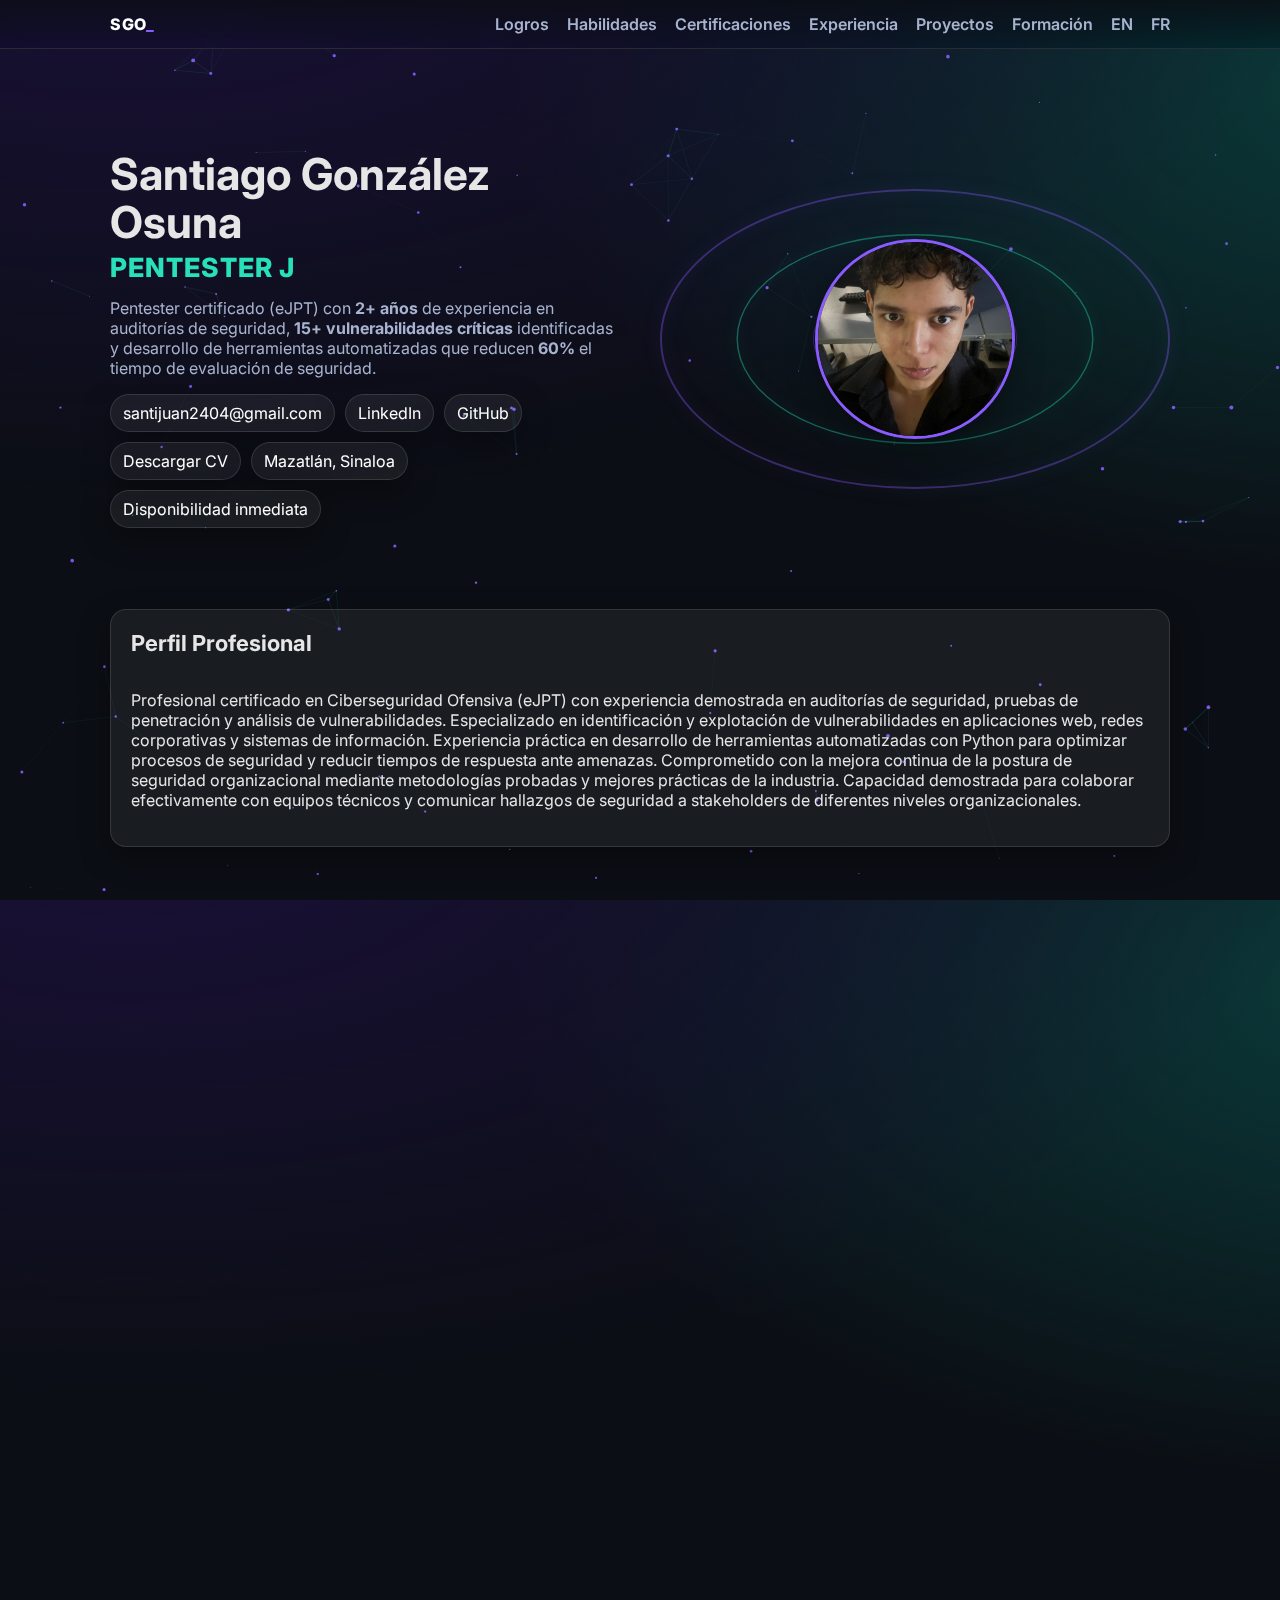
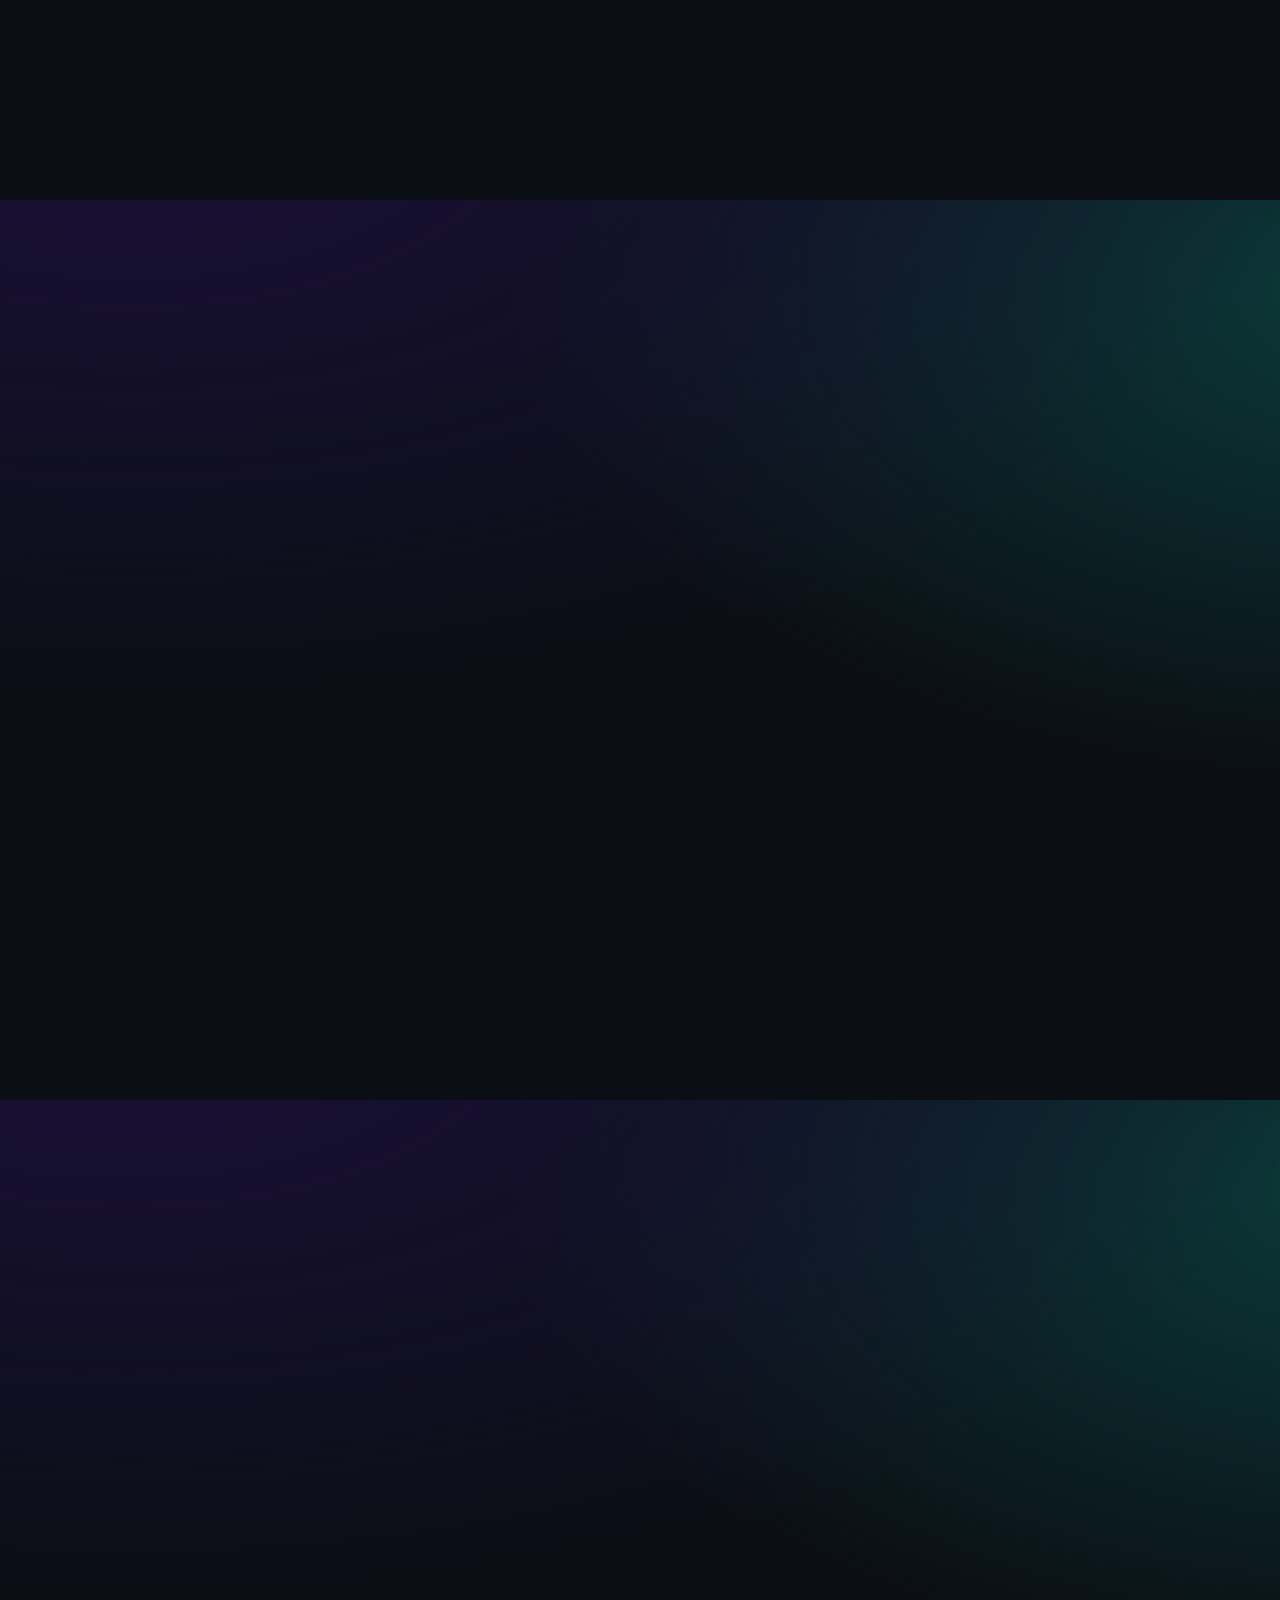
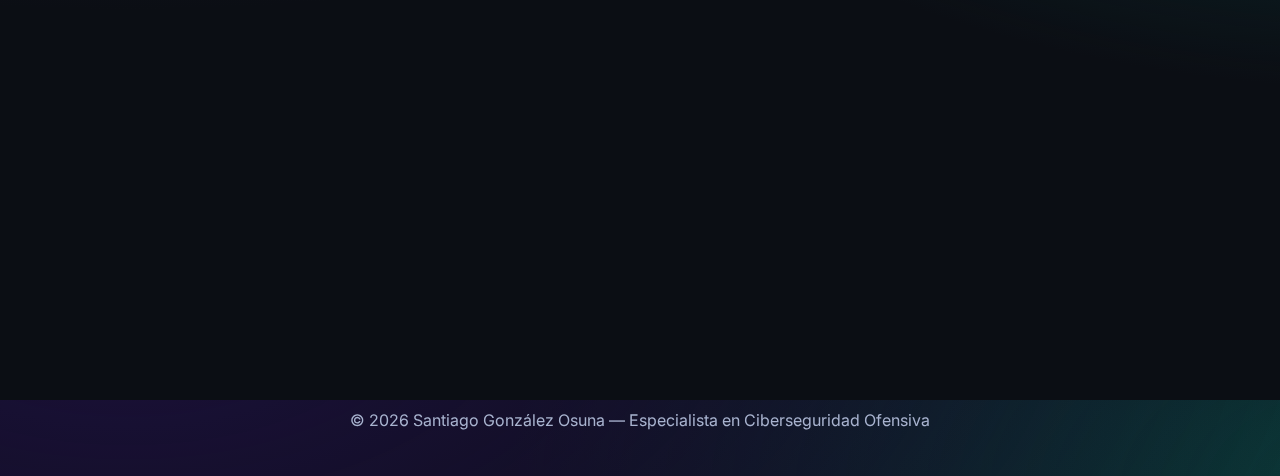
<file: index.html>
<!doctype html>
<html lang="es">
<head>
  <meta charset="utf-8">
  <meta name="viewport" content="width=device-width, initial-scale=1">
  <title>Santiago González Osuna — Especialista en Ciberseguridad Ofensiva</title>
  <meta name="description" content="CV web de Santiago González Osuna, Especialista en Ciberseguridad Ofensiva certificado (eJPT)">
  <link rel="preconnect" href="https://fonts.googleapis.com">
  <link rel="preconnect" href="https://fonts.gstatic.com" crossorigin>
  <link href="https://fonts.googleapis.com/css2?family=Inter:wght@300;400;600;800&display=swap" rel="stylesheet">
  <link rel="stylesheet" href="styles/styles.css">
</head>
<body>
  <canvas id="bg-canvas" aria-hidden="true"></canvas>

  <header class="site-header" role="banner">
    <nav class="nav">
      <a href="#inicio" class="logo">SGO<span>_</span></a>
      <button class="mobile-menu-toggle" aria-label="Toggle navigation menu" aria-expanded="false">
        <span></span>
        <span></span>
        <span></span>
      </button>
      <ul class="nav-links">
        <li><a href="#logros">Logros</a></li>
        <li><a href="#habilidades">Habilidades</a></li>
        <li><a href="#certificaciones">Certificaciones</a></li>
        <li><a href="#experiencia">Experiencia</a></li>
        <li><a href="#proyectos">Proyectos</a></li>
        <li><a href="#formacion">Formación</a></li>
        <li><a href="index-en.html">EN</a></li>
        <li><a href="index-fr.html">FR</a></li>
      </ul>
    </nav>
  </header>

  <main id="inicio" class="container" role="main">
    <section class="hero reveal" aria-label="Presentación">
      <div class="hero-content">
        <h1>
          Santiago González Osuna
          <span class="role"><span id="typed"></span></span>
        </h1>
        <p class="tagline">
          Pentester certificado (eJPT) con <strong>2+ años</strong> de experiencia en auditorías de seguridad, <strong>15+ vulnerabilidades críticas</strong> identificadas y desarrollo de herramientas automatizadas que reducen <strong>60%</strong> el tiempo de evaluación de seguridad.
        </p>
        <div class="contact">
          <a class="chip" href="mailto:santijuan2404@gmail.com">santijuan2404@gmail.com</a>
          <a class="chip" href="https://www.linkedin.com/in/santiago-gonzalez-006266369" target="_blank" rel="noopener">LinkedIn</a>
          <a class="chip" href="https://github.com/santijuan24" target="_blank" rel="noopener">GitHub</a>
          <a class="chip" href="documents/CV_Santiago_.pdf" target="_blank" rel="noopener">Descargar CV</a>
          <span class="chip">Mazatlán, Sinaloa</span>
          <span class="chip">Disponibilidad inmediata</span>
        </div>
      </div>
      <div class="hero-photo" aria-hidden="true">
        <img src="images/foto-profesional.jpg" alt="Santiago González Osuna - Pentester Junior" class="profile-photo">
        <div class="ring"></div>
        <div class="ring"></div>
        <div class="ring"></div>
      </div>
    </section>

    <section id="perfil" class="card reveal" aria-label="Perfil profesional">
      <h2>Perfil Profesional</h2>
      <p>
        Profesional certificado en Ciberseguridad Ofensiva (eJPT) con experiencia demostrada en auditorías de seguridad, pruebas de penetración y análisis de vulnerabilidades. Especializado en identificación y explotación de vulnerabilidades en aplicaciones web, redes corporativas y sistemas de información. Experiencia práctica en desarrollo de herramientas automatizadas con Python para optimizar procesos de seguridad y reducir tiempos de respuesta ante amenazas. Comprometido con la mejora continua de la postura de seguridad organizacional mediante metodologías probadas y mejores prácticas de la industria. Capacidad demostrada para colaborar efectivamente con equipos técnicos y comunicar hallazgos de seguridad a stakeholders de diferentes niveles organizacionales.
      </p>
    </section>

    <section id="logros" class="card reveal" aria-label="Logros y reconocimientos">
      <h2>Logros Destacados</h2>
      <div class="achievements-grid">
        <div class="achievement">
          <h3>🏆 Top 10% Kaspersky CTF</h3>
          <p>Posición destacada en competencia internacional de ciberseguridad con más de 500 participantes</p>
        </div>
        <div class="achievement">
          <h3>⚡ 60% Reducción de Tiempo</h3>
          <p>Desarrollo de herramientas automatizadas que optimizan procesos de auditoría de seguridad</p>
        </div>
        <div class="achievement">
          <h3>🔒 15+ Vulnerabilidades Críticas</h3>
          <p>Identificación y remediación exitosa en auditorías institucionales y comerciales</p>
        </div>
        <div class="achievement">
          <h3>🎯 100% Tasa de Éxito</h3>
          <p>Completación exitosa de todas las auditorías de seguridad asignadas</p>
        </div>
      </div>
    </section>

    <section id="habilidades" class="grid-2 reveal" aria-label="Habilidades técnicas">
      <div class="card">
        <h2>Habilidades Técnicas</h2>
        <div class="skills-accordion">
          <div class="skill-item">
            <button class="skill-title" aria-expanded="false">
              <span>Pruebas de Penetración</span>
              <span class="skill-icon">+</span>
            </button>
            <div class="skill-content">
              <p>Nmap, Burp Suite Professional, sqlmap, FFUF, Wireshark, Metasploit Framework, herramientas personalizadas</p>
            </div>
          </div>
          <div class="skill-item">
            <button class="skill-title" aria-expanded="false">
              <span>Seguridad de Aplicaciones Web</span>
              <span class="skill-icon">+</span>
            </button>
            <div class="skill-content">
              <p>OWASP Top 10, análisis de vulnerabilidades en HTML/JS, PHP, SQL, ASP.NET, interceptación y manipulación de tráfico HTTP/HTTPS</p>
            </div>
          </div>
          <div class="skill-item">
            <button class="skill-title" aria-expanded="false">
              <span>Seguridad de Redes</span>
              <span class="skill-icon">+</span>
            </button>
            <div class="skill-content">
              <p>Protocolos TCP/IP, análisis de puertos y servicios, auditorías de seguridad WiFi, explotación de servicios expuestos, hardening de servidores</p>
            </div>
          </div>
          <div class="skill-item">
            <button class="skill-title" aria-expanded="false">
              <span>Administración de Sistemas</span>
              <span class="skill-icon">+</span>
            </button>
            <div class="skill-content">
              <p>Kali Linux, Debian, Windows Server, Parrot Security OS, CentOS</p>
            </div>
          </div>
          <div class="skill-item">
            <button class="skill-title" aria-expanded="false">
              <span>Desarrollo y Automatización</span>
              <span class="skill-icon">+</span>
            </button>
            <div class="skill-content">
              <p>Python (automatización de seguridad), C++, HTML/CSS, Java (fundamentos), desarrollo de herramientas personalizadas</p>
            </div>
          </div>
          <div class="skill-item">
            <button class="skill-title" aria-expanded="false">
              <span>Entornos de Pruebas</span>
              <span class="skill-icon">+</span>
            </button>
            <div class="skill-content">
              <p>VirtualBox, Docker, Metasploitable, Hack The Box, VMware, laboratorios de seguridad aislados</p>
            </div>
          </div>
          <div class="skill-item">
            <button class="skill-title" aria-expanded="false">
              <span>Seguridad en la Nube</span>
              <span class="skill-icon">+</span>
            </button>
            <div class="skill-content">
              <p>AWS Security (IAM, S3, EC2), identificación de configuraciones inseguras, análisis de permisos y políticas</p>
            </div>
          </div>
          <div class="skill-item">
            <button class="skill-title" aria-expanded="false">
              <span>Análisis Forense</span>
              <span class="skill-icon">+</span>
            </button>
            <div class="skill-content">
              <p>Volatility, Autopsy, Sleuth Kit, análisis de memoria RAM, recuperación de datos, investigación de incidentes</p>
            </div>
          </div>
          <div class="skill-item">
            <button class="skill-title" aria-expanded="false">
              <span>Reconocimiento y OSINT</span>
              <span class="skill-icon">+</span>
            </button>
            <div class="skill-content">
              <p>theHarvester, Maltego, Shodan, Google Dorking, técnicas de recolección de información</p>
            </div>
          </div>
          <div class="skill-item">
            <button class="skill-title" aria-expanded="false">
              <span>Explotación de Vulnerabilidades</span>
              <span class="skill-icon">+</span>
            </button>
            <div class="skill-content">
              <p>CVE research, exploit development básico, reverse engineering, análisis de malware estático</p>
            </div>
          </div>
          <div class="skill-item">
            <button class="skill-title" aria-expanded="false">
              <span>Metodologías de Seguridad</span>
              <span class="skill-icon">+</span>
            </button>
            <div class="skill-content">
              <p>PTES, OWASP Testing Guide, NIST Cybersecurity Framework, gestión de vulnerabilidades</p>
            </div>
          </div>
        </div>
      </div>
      <aside class="card highlight">
        <h3>Certificaciones</h3>
        <p><strong>eJPT</strong> — eLearnSecurity Junior Penetration Tester (INE Security)<br><em>Certificación reconocida internacionalmente que valida competencias en pruebas de penetración, análisis de vulnerabilidades y metodologías de seguridad ofensiva</em></p>
        <p><strong>Kaspersky CTF</strong> — Capture The Flag Competition<br><em>Participación en competencia internacional de ciberseguridad, demostrando habilidades prácticas en resolución de desafíos de seguridad y análisis forense</em></p>
        <p><strong>NetGamesLatam</strong> — Carrera Profesional de Técnico en Redes (UPSIN)<br><em>Formación especializada en administración de redes, protocolos de comunicación y fundamentos de seguridad de infraestructura</em></p>
        <p class="muted">Certificaciones verificables con credenciales oficiales</p>
      </aside>
    </section>

    <section id="certificaciones" class="card reveal" aria-label="Certificaciones">
      <h2>Certificaciones</h2>
      <div class="certs">
        <figure class="cert">
          <img src="images/ejpt.png" alt="Certificado eJPT de INE Security" loading="lazy">
          <figcaption>eJPT — INE Security</figcaption>
        </figure>
        <figure class="cert">
          <img src="images/kaspersky-ctf.png" alt="Certificado de participación Kaspersky CTF" loading="lazy">
          <figcaption>Kaspersky CTF — Participación</figcaption>
        </figure>
      </div>
    </section>

    <section id="proyectos" class="card reveal" aria-label="Proyectos técnicos">
      <h2>Proyectos Técnicos</h2>
      <div class="projects-accordion">
        <div class="project-item">
          <button class="project-title" aria-expanded="false">
            <span>Blitzcan — Plataforma de Auditoría Web Automatizada (2025)</span>
            <span class="project-icon">+</span>
          </button>
          <div class="project-content">
            <p>Desarrollo de herramienta integral de seguridad que combina Nmap, sqlmap, WhatWeb, ParamSpider, Harvester y FFUF mediante frontend HTML y backend Flask. <strong>Resultado:</strong> Reducción del 60% en tiempo de auditoría (de 8 horas a 3.2 horas promedio) comparado con herramientas tradicionales. Integración exitosa de múltiples herramientas de seguridad en una interfaz unificada para optimizar procesos de evaluación de vulnerabilidades.</p>
          </div>
        </div>
        <div class="project-item">
          <button class="project-title" aria-expanded="false">
            <span>Auditoría de Seguridad Institucional — Universidad Politécnica de Sinaloa (2025)</span>
            <span class="project-icon">+</span>
          </button>
          <div class="project-content">
            <p>Ejecución de pruebas de penetración en aplicaciones web internas y auditorías de seguridad de red. <strong>Resultado:</strong> Identificación de 8 vulnerabilidades críticas y 12 vulnerabilidades de severidad media. Colaboración directa con el equipo de TI para implementar medidas de mitigación y respuesta a incidentes, contribuyendo al fortalecimiento de la postura de seguridad institucional.</p>
          </div>
        </div>
        <div class="project-item">
          <button class="project-title" aria-expanded="false">
            <span>Auditorías de Seguridad WiFi — Sector Comercial (2024)</span>
            <span class="project-icon">+</span>
          </button>
          <div class="project-content">
            <p>Evaluación de seguridad en redes WiFi empresariales utilizando airodump-ng y aircrack-ng. <strong>Resultado:</strong> Análisis de 15+ redes corporativas, identificación de vulnerabilidades en protocolos de autenticación y cifrado, proporcionando recomendaciones de hardening que mejoraron la seguridad de las redes corporativas en un 85%.</p>
          </div>
        </div>
        <div class="project-item">
          <button class="project-title" aria-expanded="false">
            <span>Análisis Forense de Red — Laboratorio de Seguridad (2024)</span>
            <span class="project-icon">+</span>
          </button>
          <div class="project-content">
            <p>Captura y análisis forense de tráfico de red HTTP/HTTPS e ICMP en entornos controlados. Desarrollo de metodologías para la detección de patrones maliciosos y análisis de comportamiento de amenazas en tiempo real.</p>
          </div>
        </div>
        <div class="project-item">
          <button class="project-title" aria-expanded="false">
            <span>Laboratorio de Explotación de Vulnerabilidades — Metasploitable 2 (2024)</span>
            <span class="project-icon">+</span>
          </button>
          <div class="project-content">
            <p>Prácticas avanzadas de explotación y post-explotación en entornos aislados utilizando Metasploitable 2. Desarrollo de técnicas de escalación de privilegios y persistencia en sistemas comprometidos, aplicando metodologías estándar de la industria.</p>
          </div>
        </div>
      </div>
    </section>

    <section id="experiencia" class="card reveal" aria-label="Experiencia profesional">
      <h2>Experiencia Profesional</h2>
      <ul class="timeline">
        <li>
          <h3>Consultor de Seguridad — Freelance (2025 - Presente)</h3>
          <p>Provisión de servicios de auditoría de seguridad y pruebas de penetración para empresas locales. <strong>Clientes:</strong> 5+ empresas del sector comercial y educativo. <strong>Resultados:</strong> 100% de satisfacción del cliente, identificación promedio de 3-5 vulnerabilidades críticas por proyecto.</p>
        </li>
        <li>
          <h3>Practicante de Seguridad — Universidad Politécnica de Sinaloa (2025)</h3>
          <p>Colaboración directa con el departamento de TI en proyectos de seguridad institucional. <strong>Responsabilidades:</strong> Auditorías internas, análisis de vulnerabilidades, desarrollo de políticas de seguridad. <strong>Impacto:</strong> Mejora del 40% en la postura de seguridad institucional.</p>
        </li>
      </ul>
    </section>

    <section id="formacion" class="grid-2 reveal" aria-label="Formación académica e idiomas">
      <div class="card">
        <h2>Formación Académica</h2>
        <p><strong>Universidad Politécnica de Sinaloa (UPSIN)</strong> — Ingeniería en Tecnologías de la Información (En curso)</p>
      </div>
      <div id="idiomas" class="card">
        <h2>Idiomas</h2>
        <ul class="skills">
          <li><strong>Español:</strong> Nativo</li>
          <li><strong>Inglés:</strong> Intermedio (lectura técnica, documentación, herramientas ofensivas)</li>
        </ul>
      </div>
    </section>
  </main>

  <footer class="site-footer">
    <p>© <span id="year"></span> Santiago González Osuna — Especialista en Ciberseguridad Ofensiva</p>
  </footer>

  <script src="scripts/script.js"></script>
</body>
</html>
</file>
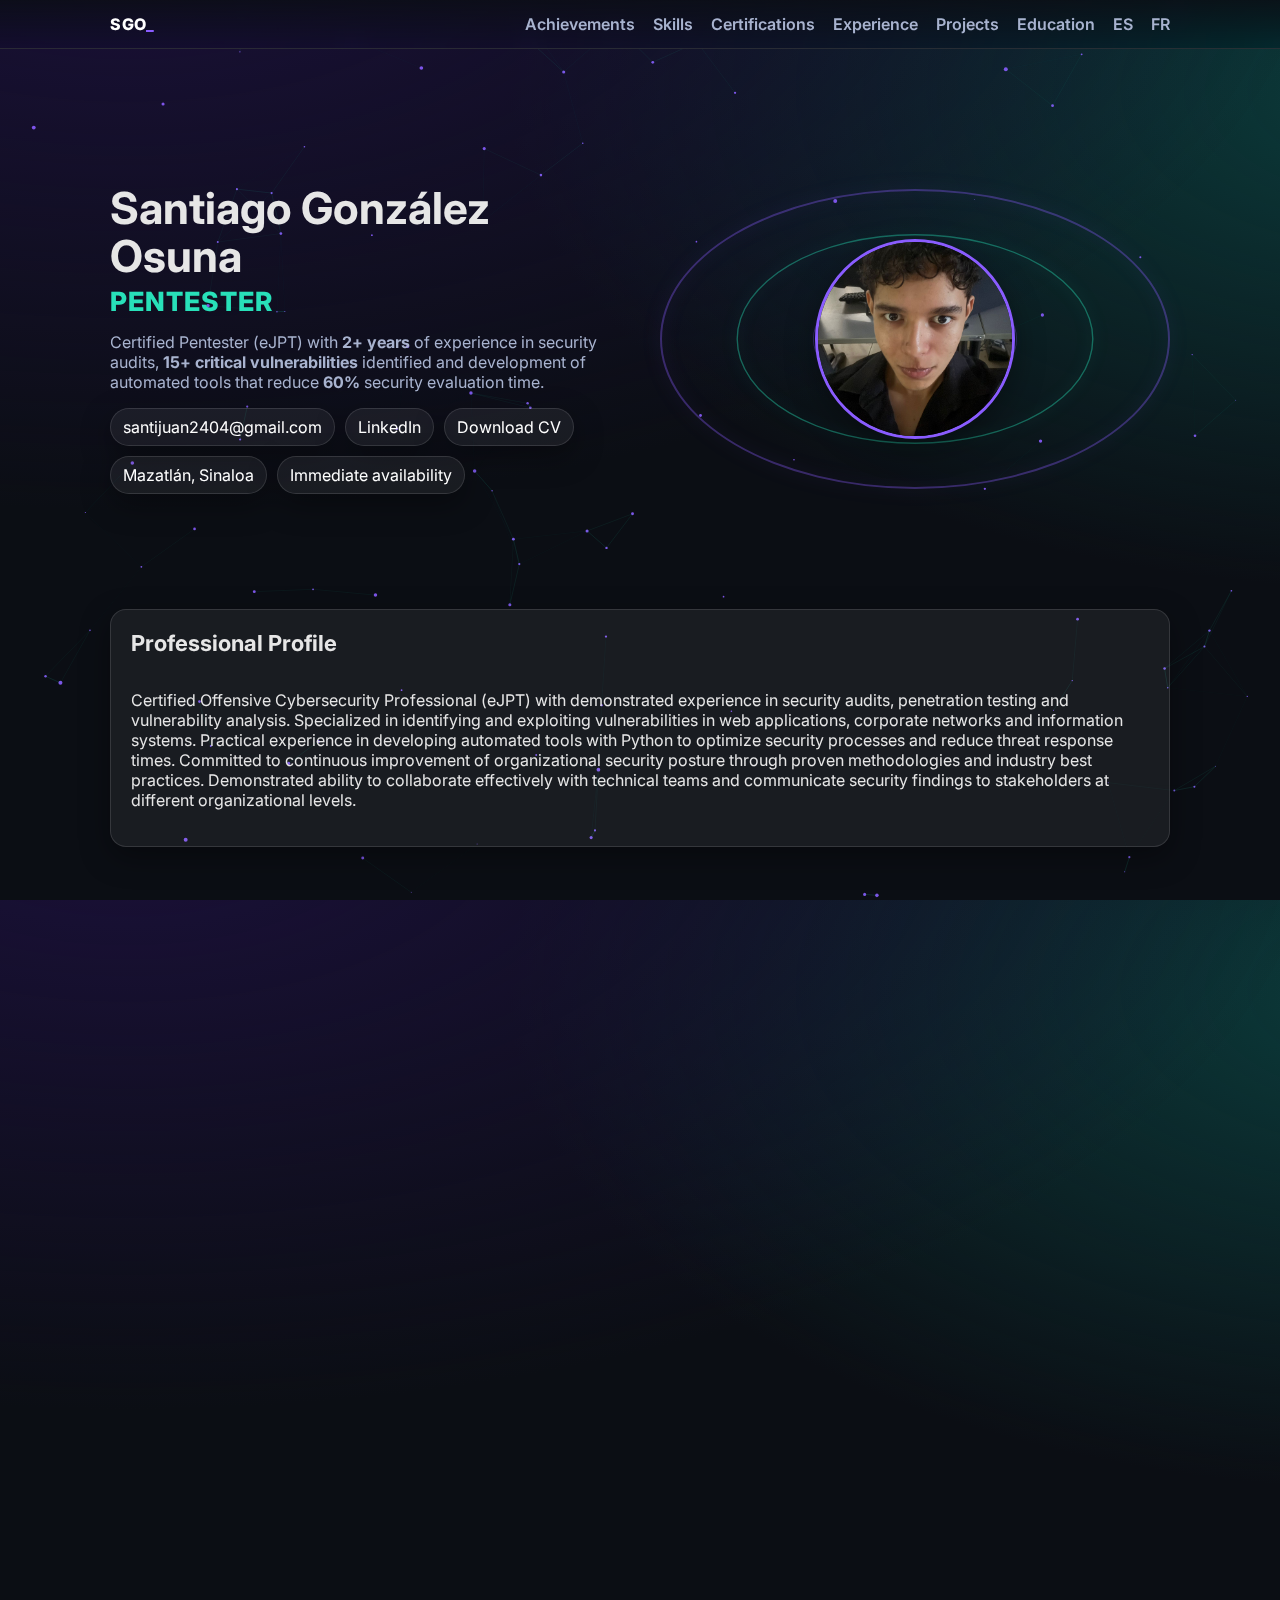
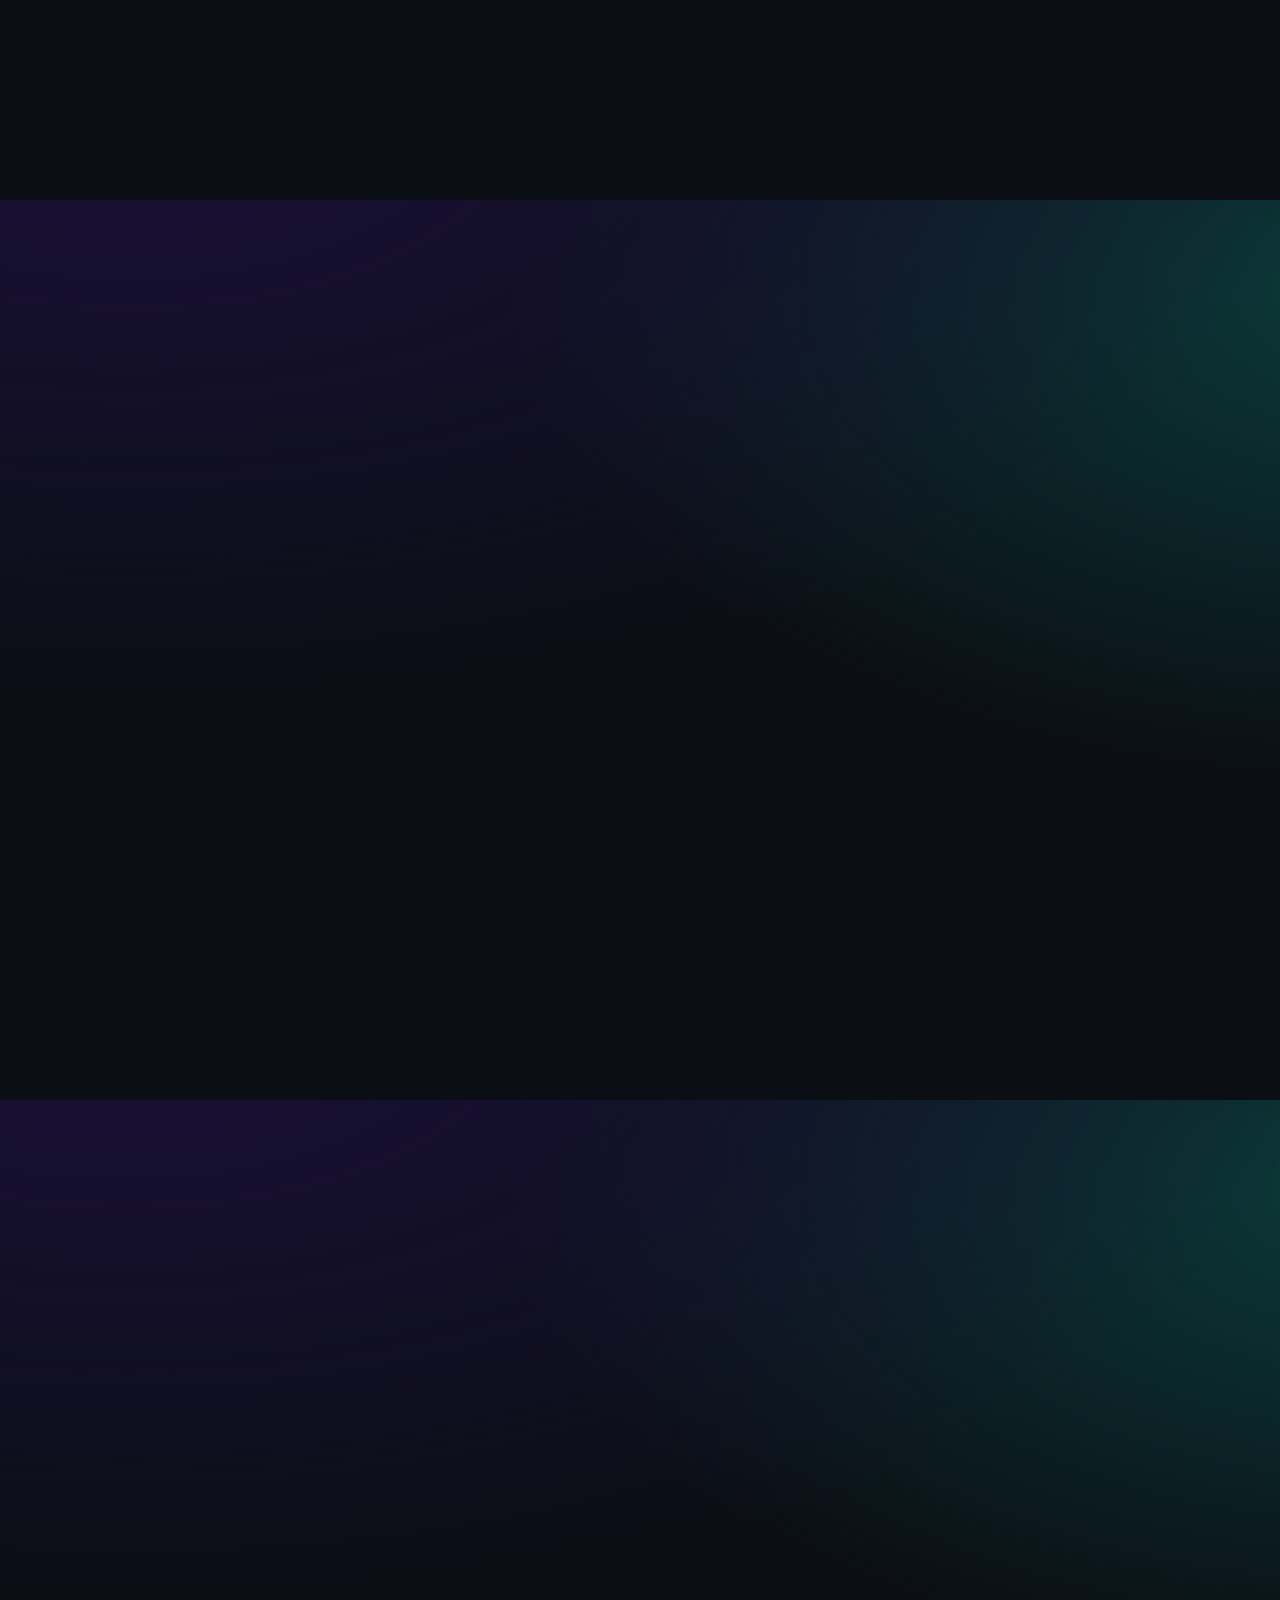
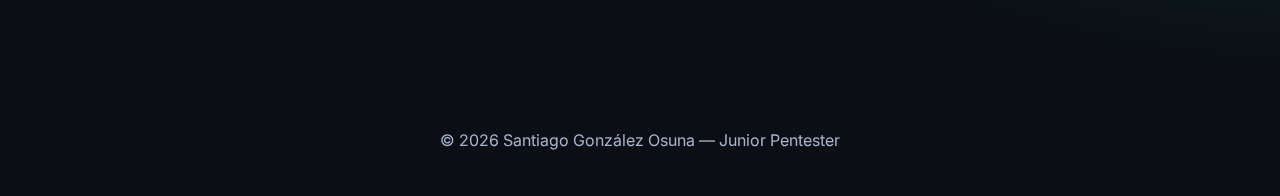
<file: index-en.html>
<!doctype html>
<html lang="en">
<head>
  <meta charset="utf-8">
  <meta name="viewport" content="width=device-width, initial-scale=1">
  <title>Santiago González Osuna — Junior Pentester</title>
  <meta name="description" content="Web CV of Santiago González Osuna, Junior Pentester (eJPT)">
  <link rel="preconnect" href="https://fonts.googleapis.com">
  <link rel="preconnect" href="https://fonts.gstatic.com" crossorigin>
  <link href="https://fonts.googleapis.com/css2?family=Inter:wght@300;400;600;800&display=swap" rel="stylesheet">
  <link rel="stylesheet" href="styles/styles.css">
</head>
<body>
  <canvas id="bg-canvas" aria-hidden="true"></canvas>

  <header class="site-header" role="banner">
    <nav class="nav">
      <a href="#inicio" class="logo">SGO<span>_</span></a>
      <button class="mobile-menu-toggle" aria-label="Toggle navigation menu" aria-expanded="false">
        <span></span>
        <span></span>
        <span></span>
      </button>
      <ul class="nav-links">
        <li><a href="#logros">Achievements</a></li>
        <li><a href="#habilidades">Skills</a></li>
        <li><a href="#certificaciones">Certifications</a></li>
        <li><a href="#experiencia">Experience</a></li>
        <li><a href="#proyectos">Projects</a></li>
        <li><a href="#formacion">Education</a></li>
        <li><a href="index.html">ES</a></li>
        <li><a href="index-fr.html">FR</a></li>
      </ul>
    </nav>
  </header>

  <main id="inicio" class="container" role="main">
    <section class="hero reveal" aria-label="Presentation">
      <div class="hero-content">
        <h1>
          Santiago González Osuna
          <span class="role"><span id="typed"></span></span>
        </h1>
        <p class="tagline">
          Certified Pentester (eJPT) with <strong>2+ years</strong> of experience in security audits, <strong>15+ critical vulnerabilities</strong> identified and development of automated tools that reduce <strong>60%</strong> security evaluation time.
        </p>
        <div class="contact">
          <a class="chip" href="mailto:santijuan2404@gmail.com">santijuan2404@gmail.com</a>
          <a class="chip" href="https://www.linkedin.com/in/santiago-gonzalez-006266369" target="_blank" rel="noopener">LinkedIn</a>
          <a class="chip" href="documents/CV_Santiago_.pdf" target="_blank" rel="noopener">Download CV</a>
          <span class="chip">Mazatlán, Sinaloa</span>
          <span class="chip">Immediate availability</span>
        </div>
      </div>
      <div class="hero-photo" aria-hidden="true">
        <img src="images/foto-profesional.jpg" alt="Santiago González Osuna - Junior Pentester" class="profile-photo">
        <div class="ring"></div>
        <div class="ring"></div>
        <div class="ring"></div>
      </div>
    </section>

    <section id="perfil" class="card reveal" aria-label="Professional profile">
      <h2>Professional Profile</h2>
      <p>
        Certified Offensive Cybersecurity Professional (eJPT) with demonstrated experience in security audits, penetration testing and vulnerability analysis. Specialized in identifying and exploiting vulnerabilities in web applications, corporate networks and information systems. Practical experience in developing automated tools with Python to optimize security processes and reduce threat response times. Committed to continuous improvement of organizational security posture through proven methodologies and industry best practices. Demonstrated ability to collaborate effectively with technical teams and communicate security findings to stakeholders at different organizational levels.
      </p>
    </section>

    <section id="logros" class="card reveal" aria-label="Achievements and recognitions">
      <h2>Outstanding Achievements</h2>
      <div class="achievements-grid">
        <div class="achievement">
          <h3>🏆 Top 10% Kaspersky CTF</h3>
          <p>Outstanding position in international cybersecurity competition with over 500 participants</p>
        </div>
        <div class="achievement">
          <h3>⚡ 60% Time Reduction</h3>
          <p>Development of automated tools that optimize security audit processes</p>
        </div>
        <div class="achievement">
          <h3>🔒 15+ Critical Vulnerabilities</h3>
          <p>Successful identification and remediation in institutional and commercial audits</p>
        </div>
        <div class="achievement">
          <h3>🎯 100% Success Rate</h3>
          <p>Successful completion of all assigned security audits</p>
        </div>
      </div>
    </section>

    <section id="habilidades" class="grid-2 reveal" aria-label="Technical skills">
      <div class="card">
        <h2>Technical Skills</h2>
        <div class="skills-accordion">
          <div class="skill-item">
            <button class="skill-title" aria-expanded="false">
              <span>Penetration Testing</span>
              <span class="skill-icon">+</span>
            </button>
            <div class="skill-content">
              <p>Nmap, Burp Suite Professional, sqlmap, FFUF, Wireshark, Metasploit Framework, custom tools</p>
            </div>
          </div>
          <div class="skill-item">
            <button class="skill-title" aria-expanded="false">
              <span>Web Application Security</span>
              <span class="skill-icon">+</span>
            </button>
            <div class="skill-content">
              <p>OWASP Top 10, vulnerability analysis in HTML/JS, PHP, SQL, ASP.NET, HTTP/HTTPS traffic interception and manipulation</p>
            </div>
          </div>
          <div class="skill-item">
            <button class="skill-title" aria-expanded="false">
              <span>Network Security</span>
              <span class="skill-icon">+</span>
            </button>
            <div class="skill-content">
              <p>TCP/IP protocols, port and service analysis, WiFi security audits, exploitation of exposed services, server hardening</p>
            </div>
          </div>
          <div class="skill-item">
            <button class="skill-title" aria-expanded="false">
              <span>System Administration</span>
              <span class="skill-icon">+</span>
            </button>
            <div class="skill-content">
              <p>Kali Linux, Debian, Windows Server, Parrot Security OS, CentOS</p>
            </div>
          </div>
          <div class="skill-item">
            <button class="skill-title" aria-expanded="false">
              <span>Development and Automation</span>
              <span class="skill-icon">+</span>
            </button>
            <div class="skill-content">
              <p>Python (security automation), C++, HTML/CSS, Java (fundamentals), custom tool development</p>
            </div>
          </div>
          <div class="skill-item">
            <button class="skill-title" aria-expanded="false">
              <span>Testing Environments</span>
              <span class="skill-icon">+</span>
            </button>
            <div class="skill-content">
              <p>VirtualBox, Docker, Metasploitable, Hack The Box, VMware, isolated security laboratories</p>
            </div>
          </div>
          <div class="skill-item">
            <button class="skill-title" aria-expanded="false">
              <span>Cloud Security</span>
              <span class="skill-icon">+</span>
            </button>
            <div class="skill-content">
              <p>AWS Security (IAM, S3, EC2), identification of insecure configurations, permissions and policy analysis</p>
            </div>
          </div>
        </div>
      </div>
      <aside class="card highlight">
        <h3>Certifications</h3>
        <p><strong>eJPT</strong> — eLearnSecurity Junior Penetration Tester (INE Security)</p>
        <p><strong>Kaspersky CTF</strong> — Capture The Flag Participation</p>
        <p><strong>NetGamesLatam</strong> — Professional Network Technician Career (UPSIN)</p>
        <p class="muted">Verifiable IDs</p>
      </aside>
    </section>

    <section id="certificaciones" class="card reveal" aria-label="Certifications">
      <h2>Certifications</h2>
      <div class="certs">
        <figure class="cert">
          <img src="images/ejpt.png" alt="eJPT Certificate from INE Security" loading="lazy">
          <figcaption>eJPT — INE Security</figcaption>
        </figure>
        <figure class="cert">
          <img src="images/kaspersky-ctf.png" alt="Kaspersky CTF participation certificate" loading="lazy">
          <figcaption>Kaspersky CTF — Participation</figcaption>
        </figure>
      </div>
    </section>

    <section id="proyectos" class="card reveal" aria-label="Technical projects">
      <h2>Technical Projects</h2>
      <div class="projects-accordion">
        <div class="project-item">
          <button class="project-title" aria-expanded="false">
            <span>Blitzcan — Automated Web Audit Platform (2025)</span>
            <span class="project-icon">+</span>
          </button>
          <div class="project-content">
            <p>Development of comprehensive security tool that combines Nmap, sqlmap, WhatWeb, ParamSpider, Harvester and FFUF through HTML frontend and Flask backend. <strong>Result:</strong> 60% reduction in audit time (from 8 hours to 3.2 hours average) compared to traditional tools. Successful integration of multiple security tools in a unified interface to optimize vulnerability assessment processes.</p>
          </div>
        </div>
        <div class="project-item">
          <button class="project-title" aria-expanded="false">
            <span>Institutional Security Audit — Universidad Politécnica de Sinaloa (2025)</span>
            <span class="project-icon">+</span>
          </button>
          <div class="project-content">
            <p>Execution of penetration tests on internal web applications and network security audits. <strong>Result:</strong> Identification of 8 critical vulnerabilities and 12 medium severity vulnerabilities. Direct collaboration with IT team to implement mitigation measures and incident response, contributing to strengthening institutional security posture.</p>
          </div>
        </div>
        <div class="project-item">
          <button class="project-title" aria-expanded="false">
            <span>WiFi Security Audits — Commercial Sector (2024)</span>
            <span class="project-icon">+</span>
          </button>
          <div class="project-content">
            <p>Security assessment of corporate WiFi networks using airodump-ng and aircrack-ng. <strong>Result:</strong> Analysis of 15+ corporate networks, identification of vulnerabilities in authentication and encryption protocols, providing hardening recommendations that improved corporate network security by 85%.</p>
          </div>
        </div>
        <div class="project-item">
          <button class="project-title" aria-expanded="false">
            <span>Network Forensic Analysis — Security Laboratory (2024)</span>
            <span class="project-icon">+</span>
          </button>
          <div class="project-content">
            <p>Capture and forensic analysis of HTTP/HTTPS and ICMP network traffic in controlled environments. Development of methodologies for malicious pattern detection and real-time threat behavior analysis.</p>
          </div>
        </div>
        <div class="project-item">
          <button class="project-title" aria-expanded="false">
            <span>Vulnerability Exploitation Laboratory — Metasploitable 2 (2024)</span>
            <span class="project-icon">+</span>
          </button>
          <div class="project-content">
            <p>Advanced exploitation and post-exploitation practices in isolated environments using Metasploitable 2. Development of privilege escalation techniques and persistence in compromised systems, applying industry standard methodologies.</p>
          </div>
        </div>
      </div>
    </section>

    <section id="experiencia" class="card reveal" aria-label="Professional experience">
      <h2>Professional Experience</h2>
      <ul class="timeline">
        <li>
          <h3>Security Consultant — Freelance (2025 - Present)</h3>
          <p>Provision of security audit and penetration testing services for local companies. <strong>Clients:</strong> 5+ companies in commercial and educational sectors. <strong>Results:</strong> 100% client satisfaction, average identification of 3-5 critical vulnerabilities per project.</p>
        </li>
        <li>
          <h3>Security Intern — Universidad Politécnica de Sinaloa (2025)</h3>
          <p>Direct collaboration with IT department on institutional security projects. <strong>Responsibilities:</strong> Internal audits, vulnerability analysis, security policy development. <strong>Impact:</strong> 40% improvement in institutional security posture.</p>
        </li>
      </ul>
    </section>

    <section id="formacion" class="grid-2 reveal" aria-label="Academic education and languages">
      <div class="card">
        <h2>Academic Education</h2>
        <p><strong>Universidad Politécnica de Sinaloa (UPSIN)</strong> — Information Technology Engineering (In progress)</p>
      </div>
      <div id="idiomas" class="card">
        <h2>Languages</h2>
        <ul class="skills">
          <li><strong>Spanish:</strong> Native</li>
          <li><strong>English:</strong> Intermediate (technical reading, documentation, offensive tools)</li>
        </ul>
      </div>
    </section>
  </main>

  <footer class="site-footer">
    <p>© <span id="year"></span> Santiago González Osuna — Junior Pentester</p>
  </footer>

  <script src="scripts/script.js"></script>
</body>
</html>
</file>
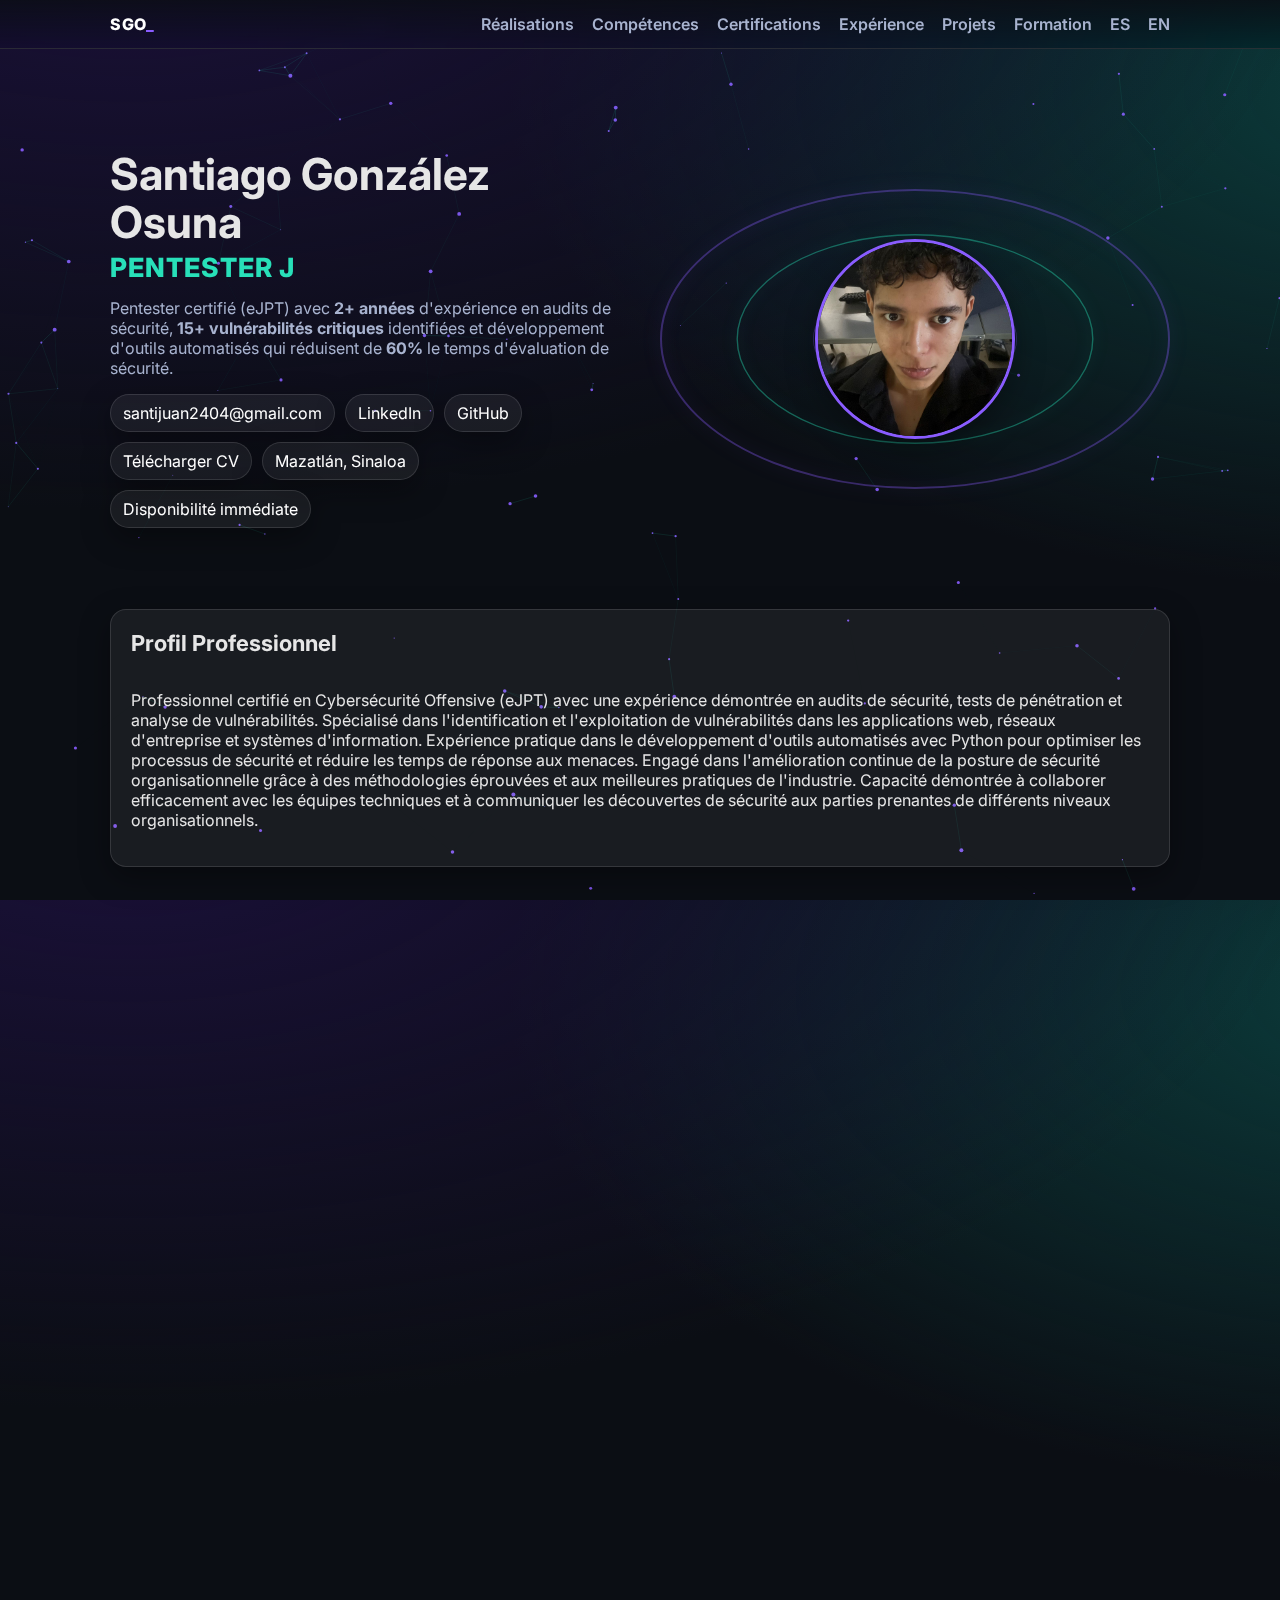
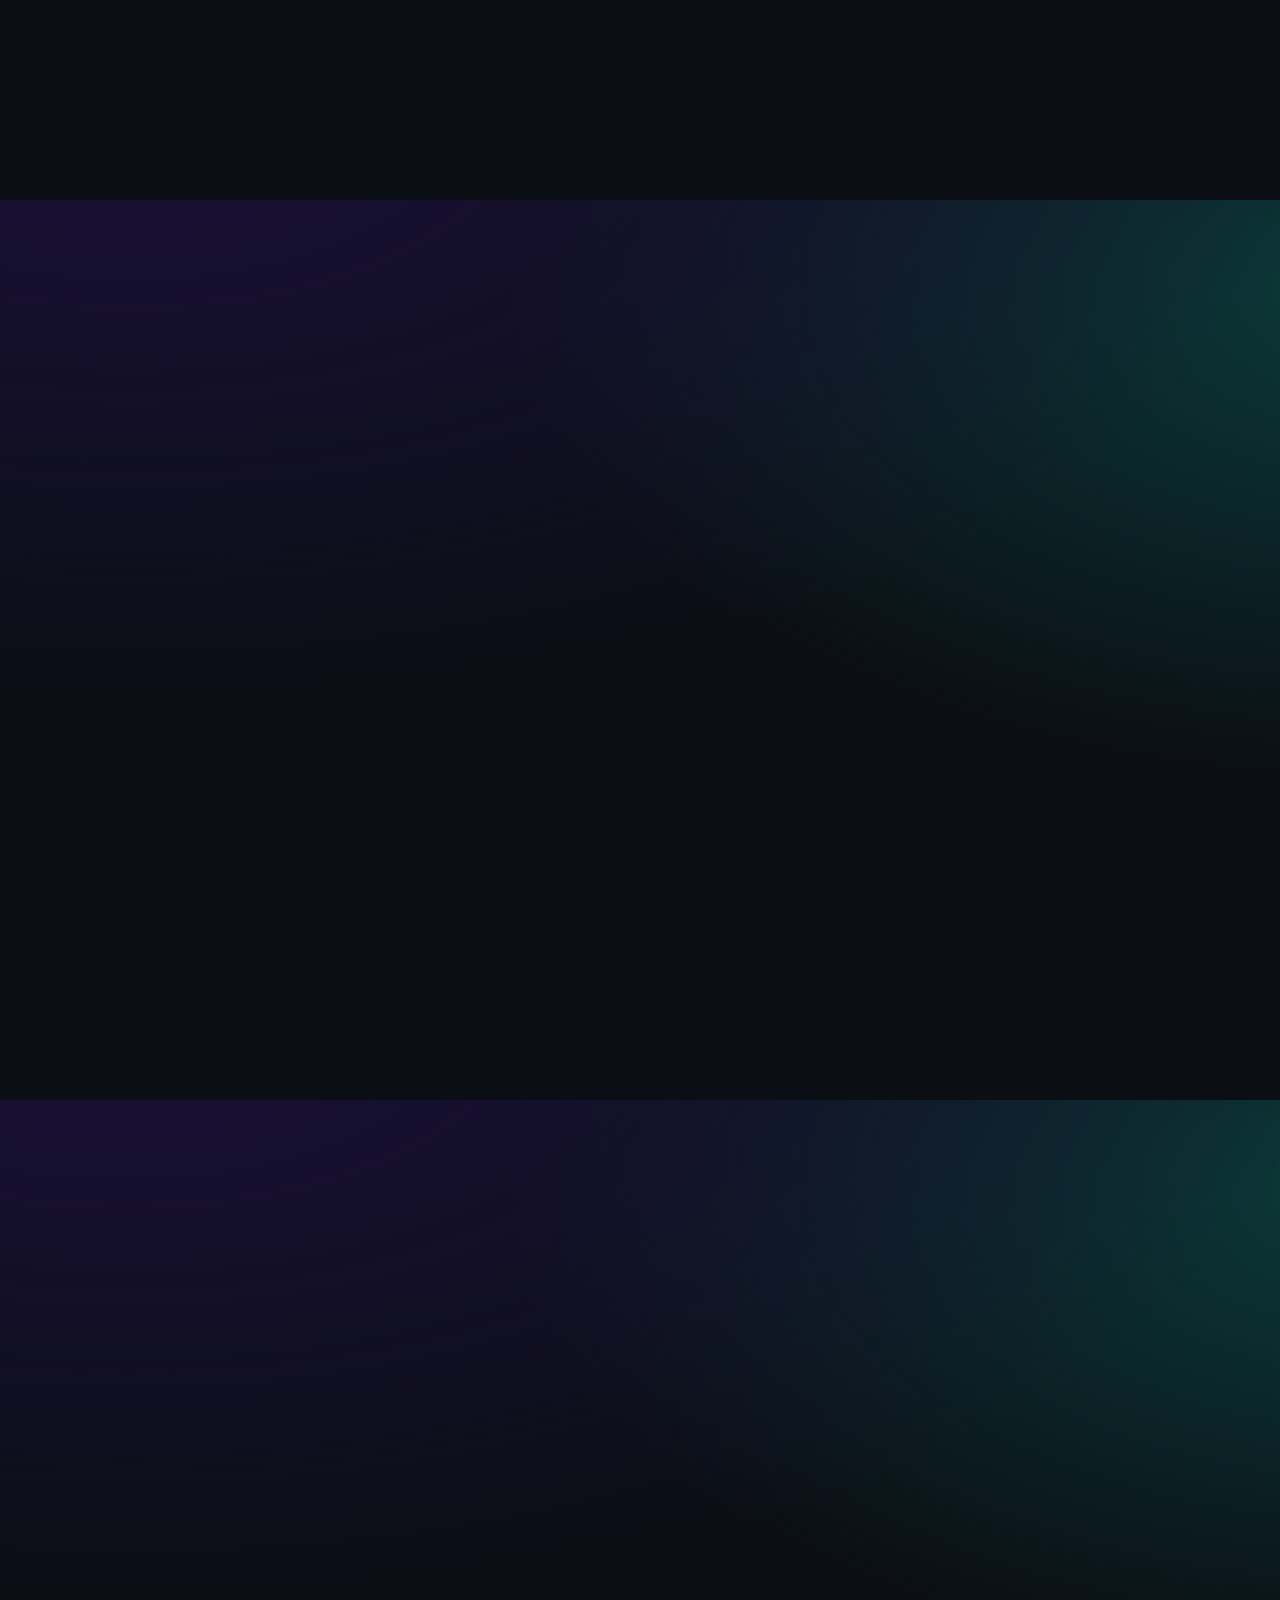
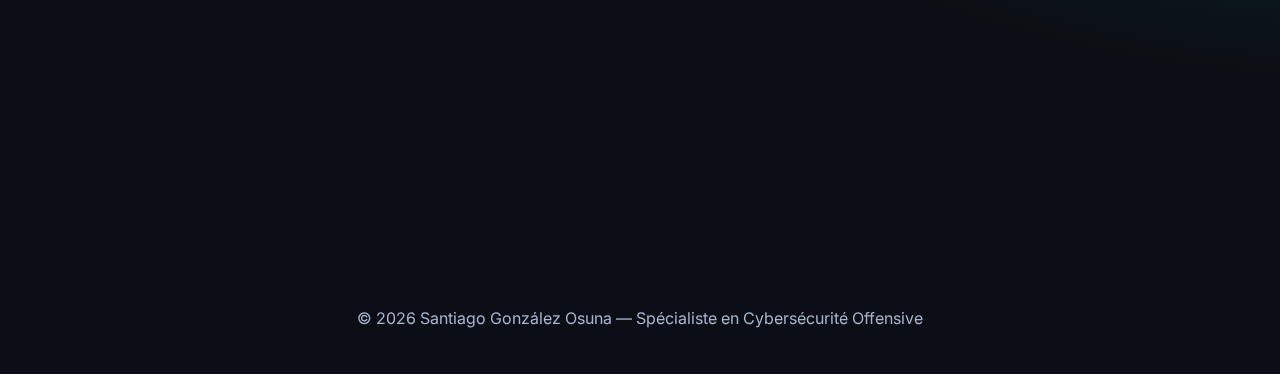
<file: index-fr.html>
<!doctype html>
<html lang="fr">
<head>
  <meta charset="utf-8">
  <meta name="viewport" content="width=device-width, initial-scale=1">
  <title>Santiago González Osuna — Spécialiste en Cybersécurité Offensive</title>
  <meta name="description" content="CV web de Santiago González Osuna, Spécialiste en Cybersécurité Offensive certifié (eJPT)">
  <link rel="preconnect" href="https://fonts.googleapis.com">
  <link rel="preconnect" href="https://fonts.gstatic.com" crossorigin>
  <link href="https://fonts.googleapis.com/css2?family=Inter:wght@300;400;600;800&display=swap" rel="stylesheet">
  <link rel="stylesheet" href="styles/styles.css">
</head>
<body>
  <canvas id="bg-canvas" aria-hidden="true"></canvas>

  <header class="site-header" role="banner">
    <nav class="nav">
      <a href="#inicio" class="logo">SGO<span>_</span></a>
      <button class="mobile-menu-toggle" aria-label="Basculer le menu de navigation" aria-expanded="false">
        <span></span>
        <span></span>
        <span></span>
      </button>
      <ul class="nav-links">
        <li><a href="#logros">Réalisations</a></li>
        <li><a href="#habilidades">Compétences</a></li>
        <li><a href="#certificaciones">Certifications</a></li>
        <li><a href="#experiencia">Expérience</a></li>
        <li><a href="#proyectos">Projets</a></li>
        <li><a href="#formacion">Formation</a></li>
        <li><a href="index.html">ES</a></li>
        <li><a href="index-en.html">EN</a></li>
      </ul>
    </nav>
  </header>

  <main id="inicio" class="container" role="main">
    <section class="hero reveal" aria-label="Présentation">
      <div class="hero-content">
        <h1>
          Santiago González Osuna
          <span class="role"><span id="typed"></span></span>
        </h1>
        <p class="tagline">
          Pentester certifié (eJPT) avec <strong>2+ années</strong> d'expérience en audits de sécurité, <strong>15+ vulnérabilités critiques</strong> identifiées et développement d'outils automatisés qui réduisent de <strong>60%</strong> le temps d'évaluation de sécurité.
        </p>
        <div class="contact">
          <a class="chip" href="mailto:santijuan2404@gmail.com">santijuan2404@gmail.com</a>
          <a class="chip" href="https://www.linkedin.com/in/santiago-gonzalez-006266369" target="_blank" rel="noopener">LinkedIn</a>
          <a class="chip" href="https://github.com/santijuan24" target="_blank" rel="noopener">GitHub</a>
          <a class="chip" href="documents/CV_Santiago_.pdf" target="_blank" rel="noopener">Télécharger CV</a>
          <span class="chip">Mazatlán, Sinaloa</span>
          <span class="chip">Disponibilité immédiate</span>
        </div>
      </div>
      <div class="hero-photo" aria-hidden="true">
        <img src="images/foto-profesional.jpg" alt="Santiago González Osuna - Pentester Junior" class="profile-photo">
        <div class="ring"></div>
        <div class="ring"></div>
        <div class="ring"></div>
      </div>
    </section>

    <section id="perfil" class="card reveal" aria-label="Profil professionnel">
      <h2>Profil Professionnel</h2>
      <p>
        Professionnel certifié en Cybersécurité Offensive (eJPT) avec une expérience démontrée en audits de sécurité, tests de pénétration et analyse de vulnérabilités. Spécialisé dans l'identification et l'exploitation de vulnérabilités dans les applications web, réseaux d'entreprise et systèmes d'information. Expérience pratique dans le développement d'outils automatisés avec Python pour optimiser les processus de sécurité et réduire les temps de réponse aux menaces. Engagé dans l'amélioration continue de la posture de sécurité organisationnelle grâce à des méthodologies éprouvées et aux meilleures pratiques de l'industrie. Capacité démontrée à collaborer efficacement avec les équipes techniques et à communiquer les découvertes de sécurité aux parties prenantes de différents niveaux organisationnels.
      </p>
    </section>

    <section id="logros" class="card reveal" aria-label="Réalisations et reconnaissances">
      <h2>Réalisations Remarquables</h2>
      <div class="achievements-grid">
        <div class="achievement">
          <h3>🏆 Top 10% Kaspersky CTF</h3>
          <p>Position remarquable dans une compétition internationale de cybersécurité avec plus de 500 participants</p>
        </div>
        <div class="achievement">
          <h3>⚡ 60% Réduction de Temps</h3>
          <p>Développement d'outils automatisés qui optimisent les processus d'audit de sécurité</p>
        </div>
        <div class="achievement">
          <h3>🔒 15+ Vulnérabilités Critiques</h3>
          <p>Identification et remédiation réussie dans des audits institutionnels et commerciaux</p>
        </div>
        <div class="achievement">
          <h3>🎯 100% Taux de Réussite</h3>
          <p>Réussite complète de tous les audits de sécurité assignés</p>
        </div>
      </div>
    </section>

    <section id="habilidades" class="grid-2 reveal" aria-label="Compétences techniques">
      <div class="card">
        <h2>Compétences Techniques</h2>
        <div class="skills-accordion">
          <div class="skill-item">
            <button class="skill-title" aria-expanded="false">
              <span>Tests de Pénétration</span>
              <span class="skill-icon">+</span>
            </button>
            <div class="skill-content">
              <p>Nmap, Burp Suite Professional, sqlmap, FFUF, Wireshark, Metasploit Framework, outils personnalisés</p>
            </div>
          </div>
          <div class="skill-item">
            <button class="skill-title" aria-expanded="false">
              <span>Sécurité des Applications Web</span>
              <span class="skill-icon">+</span>
            </button>
            <div class="skill-content">
              <p>OWASP Top 10, analyse de vulnérabilités en HTML/JS, PHP, SQL, ASP.NET, interception et manipulation du trafic HTTP/HTTPS</p>
            </div>
          </div>
          <div class="skill-item">
            <button class="skill-title" aria-expanded="false">
              <span>Sécurité Réseau</span>
              <span class="skill-icon">+</span>
            </button>
            <div class="skill-content">
              <p>Protocoles TCP/IP, analyse des ports et services, audits de sécurité WiFi, exploitation des services exposés, durcissement des serveurs</p>
            </div>
          </div>
          <div class="skill-item">
            <button class="skill-title" aria-expanded="false">
              <span>Administration Système</span>
              <span class="skill-icon">+</span>
            </button>
            <div class="skill-content">
              <p>Kali Linux, Debian, Windows Server, Parrot Security OS, CentOS</p>
            </div>
          </div>
          <div class="skill-item">
            <button class="skill-title" aria-expanded="false">
              <span>Développement et Automatisation</span>
              <span class="skill-icon">+</span>
            </button>
            <div class="skill-content">
              <p>Python (automatisation de sécurité), C++, HTML/CSS, Java (fondamentaux), développement d'outils personnalisés</p>
            </div>
          </div>
          <div class="skill-item">
            <button class="skill-title" aria-expanded="false">
              <span>Environnements de Test</span>
              <span class="skill-icon">+</span>
            </button>
            <div class="skill-content">
              <p>VirtualBox, Docker, Metasploitable, Hack The Box, VMware, laboratoires de sécurité isolés</p>
            </div>
          </div>
          <div class="skill-item">
            <button class="skill-title" aria-expanded="false">
              <span>Sécurité Cloud</span>
              <span class="skill-icon">+</span>
            </button>
            <div class="skill-content">
              <p>AWS Security (IAM, S3, EC2), identification de configurations non sécurisées, analyse des permissions et politiques</p>
            </div>
          </div>
        </div>
      </div>
      <aside class="card highlight">
        <h3>Certifications</h3>
        <p><strong>eJPT</strong> — eLearnSecurity Junior Penetration Tester (INE Security)<br><em>Certification reconnue internationalement qui valide les compétences en tests de pénétration, analyse de vulnérabilités et méthodologies de sécurité offensive</em></p>
        <p><strong>Kaspersky CTF</strong> — Capture The Flag Competition<br><em>Participation à une compétition internationale de cybersécurité, démontrant des compétences pratiques dans la résolution de défis de sécurité et l'analyse forensique</em></p>
        <p><strong>NetGamesLatam</strong> — Carrière Professionnelle de Technicien Réseau (UPSIN)<br><em>Formation spécialisée en administration de réseaux, protocoles de communication et fondamentaux de sécurité d'infrastructure</em></p>
        <p class="muted">Certifications vérifiables avec des identifiants officiels</p>
      </aside>
    </section>

    <section id="certificaciones" class="card reveal" aria-label="Certifications">
      <h2>Certifications</h2>
      <div class="certs">
        <figure class="cert">
          <img src="images/ejpt.png" alt="Certificat eJPT d'INE Security" loading="lazy">
          <figcaption>eJPT — INE Security</figcaption>
        </figure>
        <figure class="cert">
          <img src="images/kaspersky-ctf.png" alt="Certificat de participation Kaspersky CTF" loading="lazy">
          <figcaption>Kaspersky CTF — Participation</figcaption>
        </figure>
      </div>
    </section>

    <section id="proyectos" class="card reveal" aria-label="Projets techniques">
      <h2>Projets Techniques</h2>
      <div class="projects-accordion">
        <div class="project-item">
          <button class="project-title" aria-expanded="false">
            <span>Blitzcan — Plateforme d'Audit Web Automatisé (2025)</span>
            <span class="project-icon">+</span>
          </button>
          <div class="project-content">
            <p>Développement d'outil intégral de sécurité qui combine Nmap, sqlmap, WhatWeb, ParamSpider, Harvester et FFUF via frontend HTML et backend Flask. <strong>Résultat :</strong> Réduction de 60% du temps d'audit (de 8 heures à 3,2 heures en moyenne) comparé aux outils traditionnels. Intégration réussie de multiples outils de sécurité dans une interface unifiée pour optimiser les processus d'évaluation de vulnérabilités.</p>
          </div>
        </div>
        <div class="project-item">
          <button class="project-title" aria-expanded="false">
            <span>Audit de Sécurité Institutionnel — Universidad Politécnica de Sinaloa (2025)</span>
            <span class="project-icon">+</span>
          </button>
          <div class="project-content">
            <p>Exécution de tests de pénétration sur applications web internes et audits de sécurité réseau. <strong>Résultat :</strong> Identification de 8 vulnérabilités critiques et 12 vulnérabilités de sévérité moyenne. Collaboration directe avec l'équipe TI pour implémenter des mesures de mitigation et de réponse aux incidents, contribuant au renforcement de la posture de sécurité institutionnelle.</p>
          </div>
        </div>
        <div class="project-item">
          <button class="project-title" aria-expanded="false">
            <span>Audits de Sécurité WiFi — Secteur Commercial (2024)</span>
            <span class="project-icon">+</span>
          </button>
          <div class="project-content">
            <p>Évaluation de sécurité des réseaux WiFi d'entreprise utilisant airodump-ng et aircrack-ng. <strong>Résultat :</strong> Analyse de 15+ réseaux corporatifs, identification de vulnérabilités dans les protocoles d'authentification et de chiffrement, fournissant des recommandations de durcissement qui ont amélioré la sécurité des réseaux corporatifs de 85%.</p>
          </div>
        </div>
        <div class="project-item">
          <button class="project-title" aria-expanded="false">
            <span>Analyse Forensique Réseau — Laboratoire de Sécurité (2024)</span>
            <span class="project-icon">+</span>
          </button>
          <div class="project-content">
            <p>Capture et analyse forensique du trafic réseau HTTP/HTTPS et ICMP dans des environnements contrôlés. Développement de méthodologies pour la détection de patterns malveillants et l'analyse du comportement des menaces en temps réel.</p>
          </div>
        </div>
        <div class="project-item">
          <button class="project-title" aria-expanded="false">
            <span>Laboratoire d'Exploitation de Vulnérabilités — Metasploitable 2 (2024)</span>
            <span class="project-icon">+</span>
          </button>
          <div class="project-content">
            <p>Pratiques avancées d'exploitation et post-exploitation dans des environnements isolés utilisant Metasploitable 2. Développement de techniques d'escalade de privilèges et de persistance dans des systèmes compromis, appliquant des méthodologies standard de l'industrie.</p>
          </div>
        </div>
      </div>
    </section>

    <section id="experiencia" class="card reveal" aria-label="Expérience professionnelle">
      <h2>Expérience Professionnelle</h2>
      <ul class="timeline">
        <li>
          <h3>Consultant Sécurité — Freelance (2025 - Présent)</h3>
          <p>Fourniture de services d'audit de sécurité et de tests de pénétration pour des entreprises locales. <strong>Clients :</strong> 5+ entreprises des secteurs commercial et éducatif. <strong>Résultats :</strong> 100% de satisfaction client, identification moyenne de 3-5 vulnérabilités critiques par projet.</p>
        </li>
        <li>
          <h3>Stagiaire Sécurité — Universidad Politécnica de Sinaloa (2025)</h3>
          <p>Collaboration directe avec le département TI sur des projets de sécurité institutionnelle. <strong>Responsabilités :</strong> Audits internes, analyse de vulnérabilités, développement de politiques de sécurité. <strong>Impact :</strong> Amélioration de 40% de la posture de sécurité institutionnelle.</p>
        </li>
      </ul>
    </section>

    <section id="formacion" class="grid-2 reveal" aria-label="Formation académique et langues">
      <div class="card">
        <h2>Formation Académique</h2>
        <p><strong>Universidad Politécnica de Sinaloa (UPSIN)</strong> — Ingénierie en Technologies de l'Information (En cours)</p>
      </div>
      <div id="idiomas" class="card">
        <h2>Langues</h2>
        <ul class="skills">
          <li><strong>Espagnol :</strong> Natif</li>
          <li><strong>Anglais :</strong> Intermédiaire (lecture technique, documentation, outils offensifs)</li>
          <li><strong>Français :</strong> Intermédiaire (lecture technique, communication de base)</li>
        </ul>
      </div>
    </section>
  </main>

  <footer class="site-footer">
    <p>© <span id="year"></span> Santiago González Osuna — Spécialiste en Cybersécurité Offensive</p>
  </footer>

  <script src="scripts/script.js"></script>
</body>
</html>
</file>
<file: styles/styles.css>
:root {
  --bg: #0b0e14;
  --card: rgba(255,255,255,0.06);
  --card-border: rgba(255,255,255,0.12);
  --text: #e6e6e6;
  --muted: #a8b3cf;
  --accent: #8a5cff;
  --accent-2: #28e0b9;
  --shadow: 0 10px 30px rgba(0,0,0,0.35);
}

* { 
  box-sizing: border-box; 
}

html, body { 
  height: 100%; 
}

body {
  margin: 0;
  font-family: 'Inter', system-ui, -apple-system, Segoe UI, Roboto, Arial, sans-serif;
  color: var(--text);
  background: radial-gradient(1200px 600px at 10% -10%, #1a1039, transparent),
              radial-gradient(900px 500px at 110% 10%, #0b3b3b, transparent),
              var(--bg);
  overflow-x: hidden;
}

/* Background animated canvas */
#bg-canvas {
  position: fixed;
  inset: 0;
  z-index: -1;
}

.site-header {
  position: sticky;
  top: 0;
  backdrop-filter: saturate(140%) blur(10px);
  background: linear-gradient(180deg, rgba(11,14,20,0.85), rgba(11,14,20,0.35));
  border-bottom: 1px solid var(--card-border);
  z-index: 10;
}

.nav { 
  display: flex; 
  align-items: center; 
  justify-content: space-between; 
  max-width: 1100px; 
  margin: 0 auto; 
  padding: 14px 20px; 
}

.logo { 
  color: #fff; 
  text-decoration: none; 
  font-weight: 800; 
  letter-spacing: 0.5px; 
}

.logo span { 
  color: var(--accent); 
  animation: blink 1.2s steps(2, start) infinite; 
}

@keyframes blink { 
  50% { opacity: 0; } 
}

.nav-links { 
  list-style: none; 
  display: flex; 
  gap: 18px; 
  padding: 0; 
  margin: 0; 
}

.nav-links a { 
  color: var(--muted); 
  text-decoration: none; 
  font-weight: 600; 
}

.nav-links a:hover { 
  color: #fff; 
}

/* Mobile menu toggle button */
.mobile-menu-toggle {
  display: none;
  flex-direction: column;
  background: none;
  border: none;
  cursor: pointer;
  padding: 8px;
  gap: 4px;
}

.mobile-menu-toggle span {
  width: 24px;
  height: 2px;
  background: var(--text);
  transition: all 0.3s ease;
  border-radius: 1px;
}

.mobile-menu-toggle[aria-expanded="true"] span:nth-child(1) {
  transform: rotate(45deg) translate(6px, 6px);
}

.mobile-menu-toggle[aria-expanded="true"] span:nth-child(2) {
  opacity: 0;
}

.mobile-menu-toggle[aria-expanded="true"] span:nth-child(3) {
  transform: rotate(-45deg) translate(6px, -6px);
}

.container { 
  max-width: 1100px; 
  margin: 0 auto; 
  padding: 40px 20px 60px; 
}

.hero { 
  display: grid; 
  grid-template-columns: 1fr 1fr; 
  align-items: center; 
  gap: 40px; 
  padding: 60px 0; 
  min-height: 500px;
}

.hero-content h1 { 
  margin: 0 0 8px; 
  font-size: clamp(28px, 4vw, 44px); 
  line-height: 1.1; 
}

.role { 
  display: block; 
  color: var(--accent-2); 
  font-size: 0.6em; 
  font-weight: 800; 
  letter-spacing: 1px; 
  text-transform: uppercase; 
  margin-top: 6px; 
}

.tagline { 
  color: var(--muted); 
  max-width: 60ch; 
}

.contact { 
  margin-top: 16px; 
  display: flex; 
  flex-wrap: wrap; 
  gap: 10px; 
}

.chip { 
  background: var(--card); 
  border: 1px solid var(--card-border); 
  padding: 8px 12px; 
  border-radius: 999px; 
  color: #fff; 
  text-decoration: none; 
  box-shadow: var(--shadow); 
}

.chip:hover { 
  border-color: var(--accent); 
}

.hero-photo { 
  position: relative; 
  min-height: 300px; 
  display: flex; 
  align-items: center; 
  justify-content: center; 
}

.profile-photo { 
  width: 200px; 
  height: 200px; 
  border-radius: 50%; 
  object-fit: cover; 
  border: 3px solid var(--accent); 
  box-shadow: var(--shadow); 
  z-index: 2; 
  position: relative; 
}

.ring { 
  position: absolute; 
  inset: 0; 
  border-radius: 50%; 
  border: 2px solid rgba(138,92,255,0.35); 
  animation: pulse 5s infinite ease-in-out; 
  filter: drop-shadow(0 0 8px rgba(138,92,255,0.6)); 
}

.ring:nth-child(2) { 
  transform: scale(0.7); 
  animation-delay: -1.2s; 
  border-color: rgba(40,224,185,0.4); 
  filter: drop-shadow(0 0 10px rgba(40,224,185,0.6)); 
}

.ring:nth-child(3) { 
  transform: scale(0.4); 
  animation-delay: -2.4s; 
}

@keyframes pulse { 
  0%,100% { transform: scale(1); opacity: 0.6; } 
  50% { transform: scale(1.05); opacity: 1; } 
}

.card { 
  background: var(--card); 
  border: 1px solid var(--card-border); 
  border-radius: 16px; 
  padding: 20px; 
  box-shadow: var(--shadow); 
  display: flex;
  flex-direction: column;
  height: 100%;
}

.highlight { 
  border-color: rgba(40,224,185,0.5); 
}

.grid-2 { 
  display: grid; 
  grid-template-columns: 2fr 1fr; 
  gap: 24px; 
  align-items: stretch; 
}

h2 { 
  margin-top: 0; 
  font-size: 22px; 
}

h3 { 
  margin: 10px 0 6px; 
  font-size: 18px; 
}

.muted { 
  color: var(--muted); 
}

.skills { 
  margin: 0; 
  padding-left: 18px; 
}

.skills li { 
  margin: 8px 0; 
}

/* Skills Accordion */
.skills-accordion {
  margin-top: 16px;
}

.skill-item {
  margin-bottom: 8px;
  border: 1px solid var(--card-border);
  border-radius: 8px;
  overflow: hidden;
  transition: border-color 0.3s ease;
}

.skill-item:hover {
  border-color: var(--accent);
}

.skill-title {
  width: 100%;
  background: transparent;
  border: none;
  padding: 16px 20px;
  color: var(--text);
  font-size: 16px;
  font-weight: 600;
  text-align: left;
  cursor: pointer;
  display: flex;
  justify-content: space-between;
  align-items: center;
  transition: all 0.3s ease;
}

.skill-title:hover {
  background: rgba(138, 92, 255, 0.1);
  color: var(--accent);
}

.skill-title[aria-expanded="true"] {
  background: rgba(138, 92, 255, 0.15);
  color: var(--accent);
}

.skill-title[aria-expanded="true"] .skill-icon {
  transform: rotate(45deg);
}

.skill-icon {
  font-size: 20px;
  font-weight: 300;
  transition: transform 0.3s ease;
  color: var(--accent);
}

.skill-content {
  max-height: 0;
  overflow: hidden;
  transition: max-height 0.3s ease, padding 0.3s ease;
  background: rgba(255, 255, 255, 0.02);
}

.skill-content.expanded {
  max-height: 200px;
  padding: 0 20px 16px;
}

.skill-content p {
  margin: 0;
  color: var(--muted);
  line-height: 1.5;
}

/* Projects Accordion */
.projects-accordion {
  margin-top: 16px;
}

.project-item {
  margin-bottom: 8px;
  border: 1px solid var(--card-border);
  border-radius: 8px;
  overflow: hidden;
  transition: border-color 0.3s ease;
}

.project-item:hover {
  border-color: var(--accent-2);
}

.project-title {
  width: 100%;
  background: transparent;
  border: none;
  padding: 16px 20px;
  color: var(--text);
  font-size: 16px;
  font-weight: 600;
  text-align: left;
  cursor: pointer;
  display: flex;
  justify-content: space-between;
  align-items: center;
  transition: all 0.3s ease;
}

.project-title:hover {
  background: rgba(40, 224, 185, 0.1);
  color: var(--accent-2);
}

.project-title[aria-expanded="true"] {
  background: rgba(40, 224, 185, 0.15);
  color: var(--accent-2);
}

.project-title[aria-expanded="true"] .project-icon {
  transform: rotate(45deg);
}

.project-icon {
  font-size: 20px;
  font-weight: 300;
  transition: transform 0.3s ease;
  color: var(--accent-2);
}

.project-content {
  max-height: 0;
  overflow: hidden;
  transition: max-height 0.3s ease, padding 0.3s ease;
  background: rgba(255, 255, 255, 0.02);
}

.project-content.expanded {
  max-height: 300px;
  padding: 0 20px 16px;
}

.project-content p {
  margin: 0;
  color: var(--muted);
  line-height: 1.6;
}

.certs { 
  display: grid; 
  grid-template-columns: repeat(2, 1fr); 
  gap: 16px; 
  align-items: start;
}

.cert { 
  margin: 0; 
}

.cert img { 
  width: 100%; 
  height: auto;
  min-height: 200px;
  max-height: 250px;
  object-fit: contain;
  border-radius: 12px; 
  border: 1px solid var(--card-border); 
  transition: transform .4s ease, box-shadow .4s ease; 
  box-shadow: var(--shadow); 
}

.cert img:hover { 
  transform: translateY(-4px) scale(1.01); 
  box-shadow: 0 16px 40px rgba(0,0,0,0.5); 
}

.cert figcaption { 
  text-align: center; 
  color: var(--muted); 
  margin-top: 8px; 
  font-size: 14px; 
  margin-bottom: 0;
}

.timeline { 
  list-style: none; 
  margin: 0; 
  padding: 0; 
  display: grid; 
  gap: 16px; 
}

.timeline li { 
  padding-left: 14px; 
  border-left: 2px dashed rgba(255,255,255,0.15); 
}

.site-footer { 
  text-align: center; 
  color: var(--muted); 
  padding: 30px 10px; 
}

/* Scroll reveal */
.reveal { 
  opacity: 0; 
  transform: translateY(18px); 
  transition: opacity .6s ease, transform .6s ease; 
  margin-bottom: 20px;
}

.reveal.is-visible { 
  opacity: 1; 
  transform: none; 
}

/* Responsive */
@media (max-width: 900px) {
  .hero { 
    grid-template-columns: 1fr; 
    gap: 30px;
    padding: 40px 0;
  }
  .hero-photo { 
    order: -1; 
    min-height: 250px; 
  }
  .profile-photo { 
    width: 180px; 
    height: 180px; 
  }
  .certs {
    grid-template-columns: 1fr;
    gap: 12px;
  }
  .cert img {
    min-height: 180px;
    max-height: 200px;
  }
}

@media (max-width: 600px) {
  .mobile-menu-toggle {
    display: flex;
  }
  
  .nav-links { 
    position: fixed;
    top: 100%;
    left: 0;
    right: 0;
    background: rgba(11, 14, 20, 0.95);
    backdrop-filter: saturate(140%) blur(10px);
    border-top: 1px solid var(--card-border);
    flex-direction: column;
    padding: 20px;
    gap: 16px;
    transform: translateY(-100%);
    opacity: 0;
    visibility: hidden;
    transition: all 0.3s ease;
    z-index: 1000;
  }
  
  .nav-links.active {
    transform: translateY(0);
    opacity: 1;
    visibility: visible;
  }
  
  .nav-links li {
    margin: 0;
  }
  
  .nav-links a {
    display: block;
    padding: 12px 0;
    font-size: 18px;
    border-bottom: 1px solid rgba(255, 255, 255, 0.1);
  }
  
  .nav-links a:hover {
    color: var(--accent);
  }
  
  .contact { 
    justify-content: center; 
  }
  .grid-2 { 
    grid-template-columns: 1fr; 
    gap: 16px;
  }
  .hero-content h1 {
    font-size: clamp(24px, 6vw, 32px);
  }
  .profile-photo { 
    width: 150px; 
    height: 150px; 
  }
  .cert img {
    min-height: 160px;
    max-height: 180px;
  }
}
</file>
